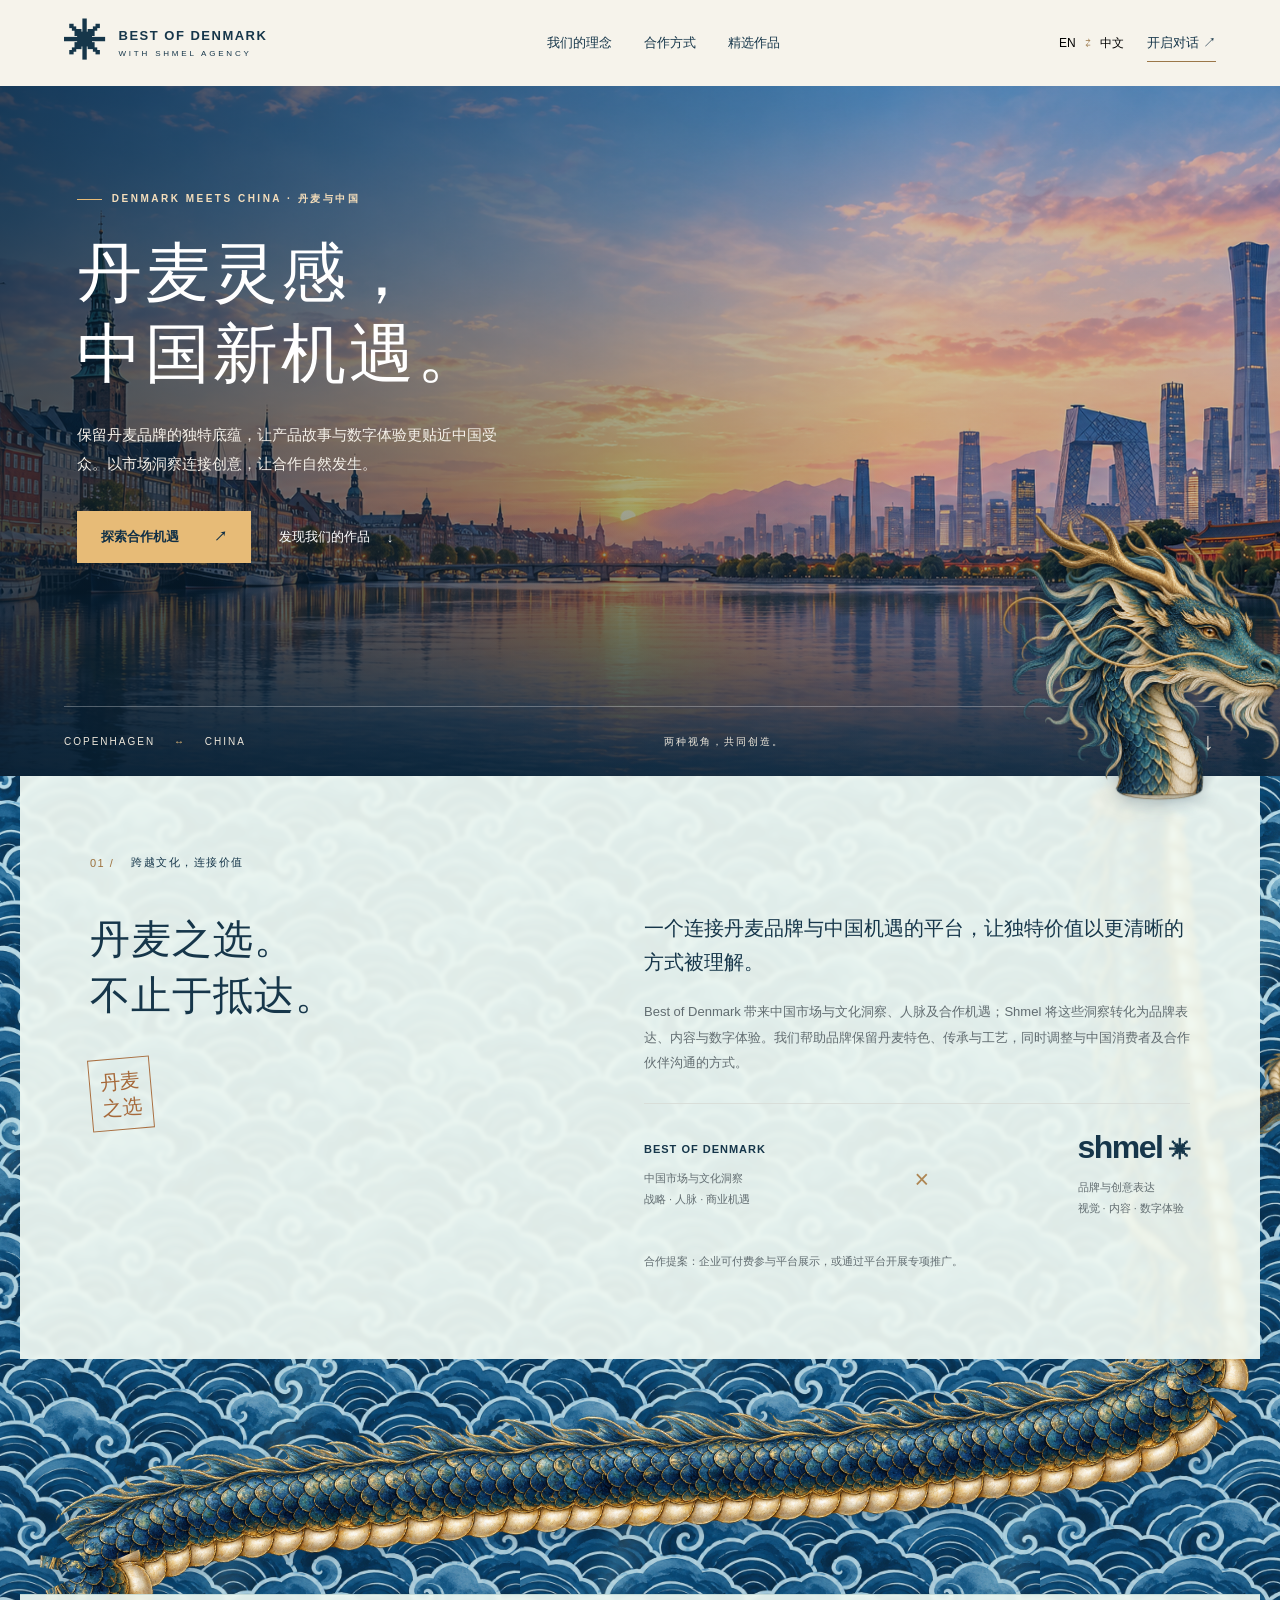
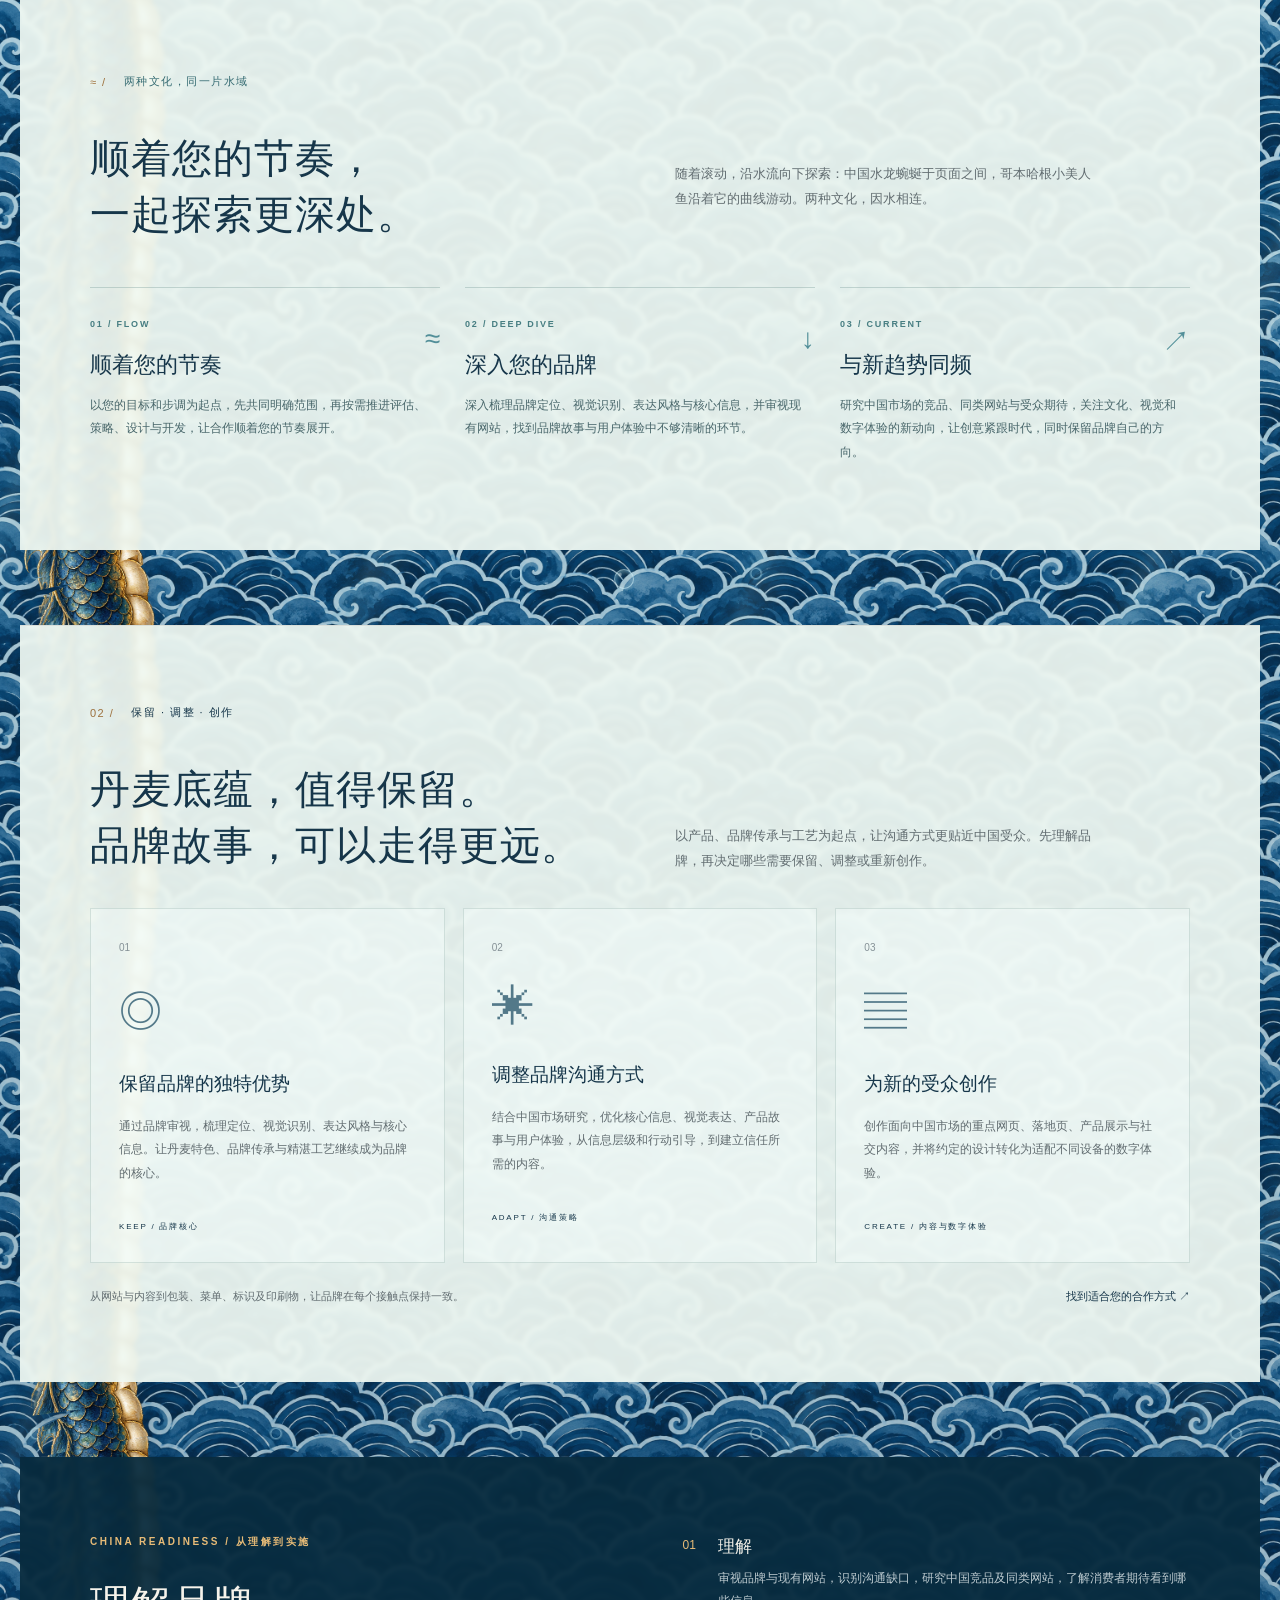
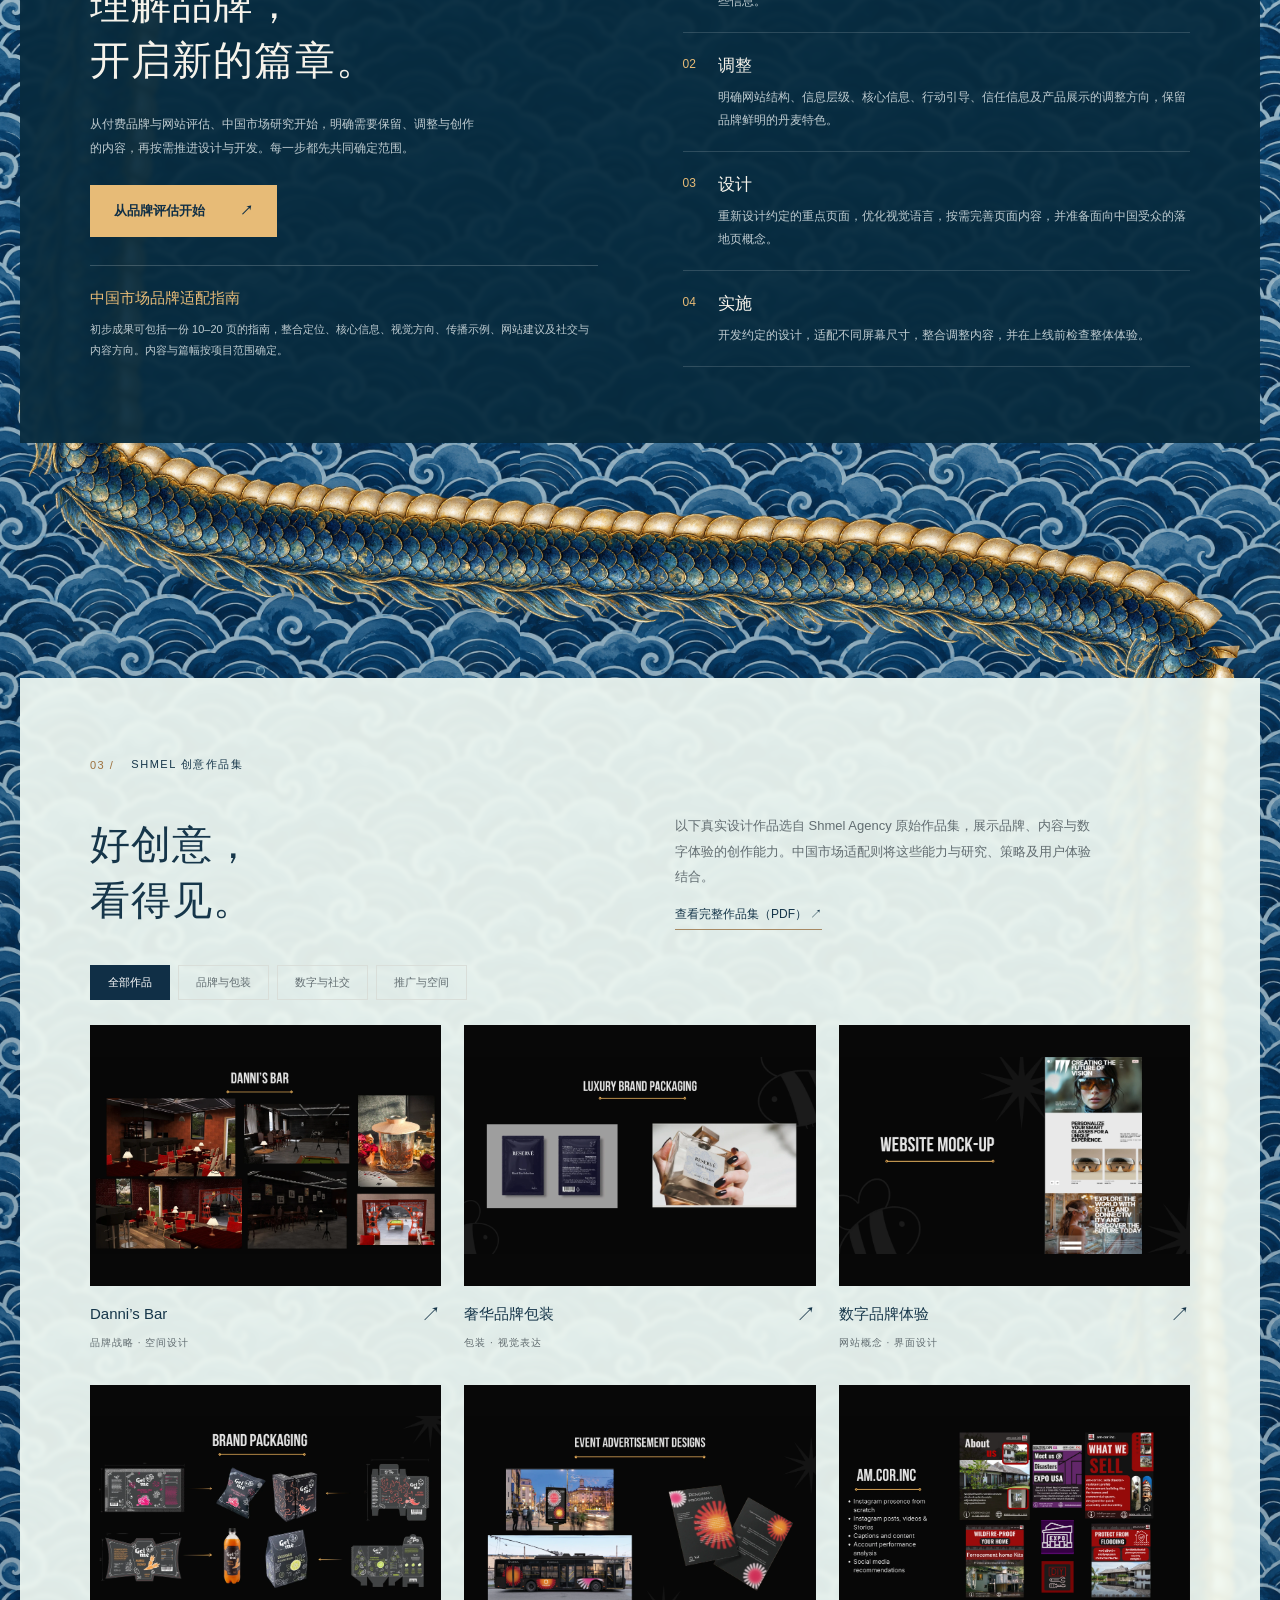
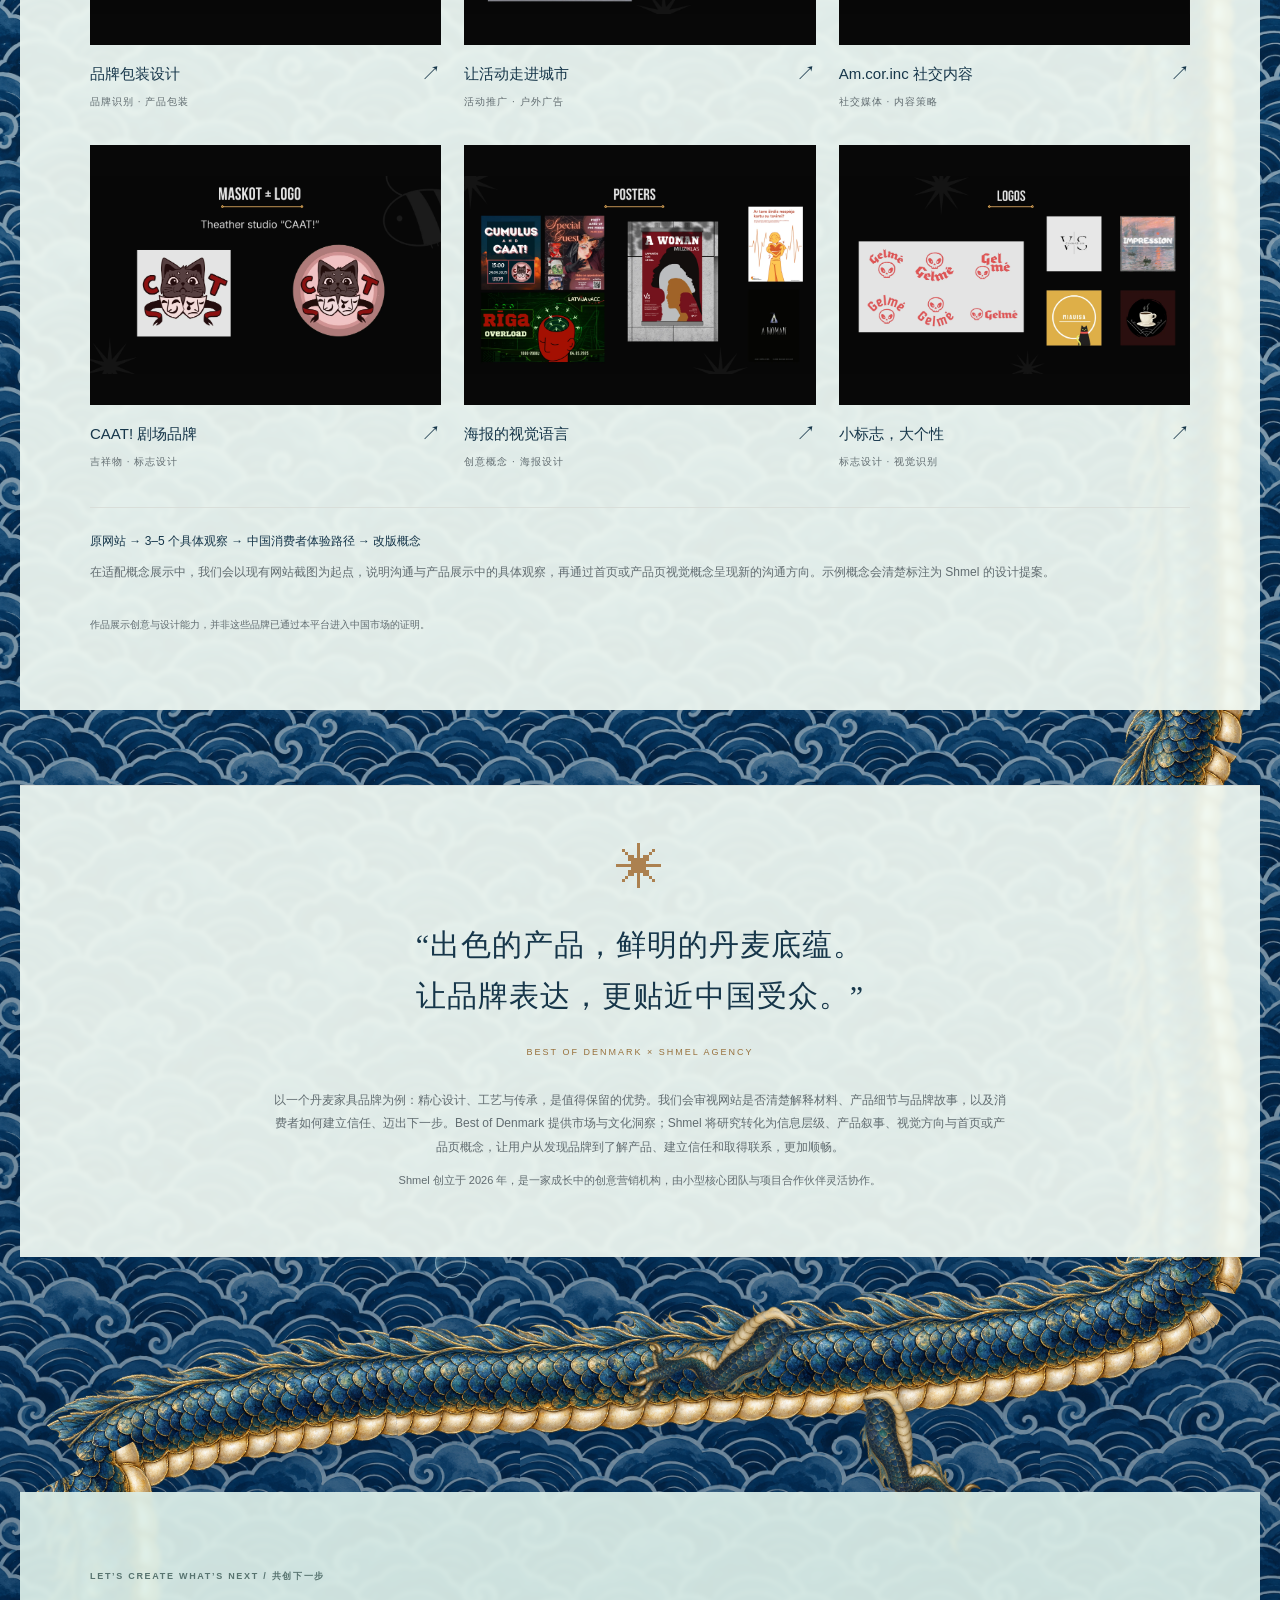
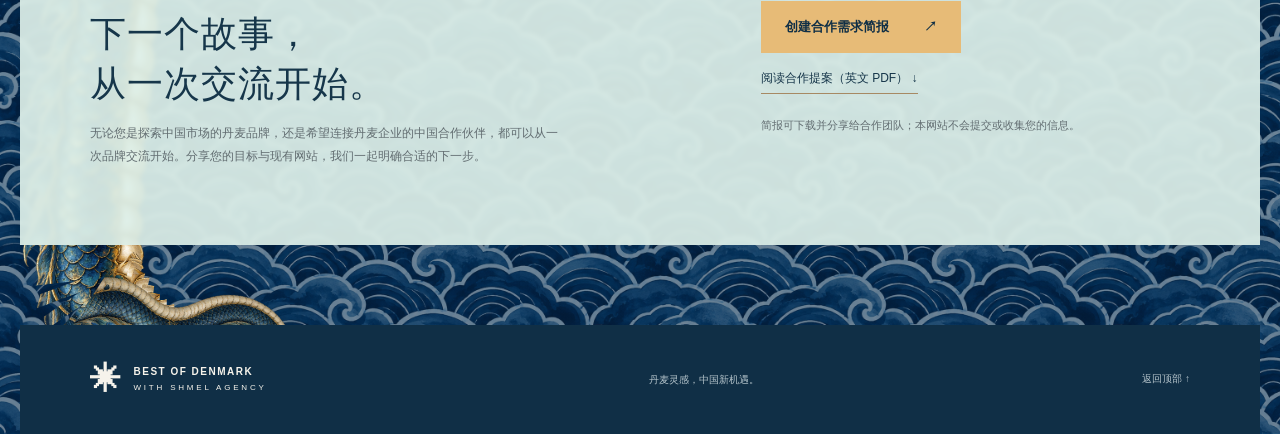
<file: index.html>
<!DOCTYPE html>
<html lang="en">
<head>
  <meta charset="utf-8">
  <meta name="viewport" content="width=device-width, initial-scale=1">
  <meta http-equiv="refresh" content="0; url=Code/chinadenmark.html">
  <title>Best of Denmark × Shmel</title>
  <script>window.location.replace('Code/chinadenmark.html' + window.location.search + window.location.hash);</script>
</head>
<body><p><a href="Code/chinadenmark.html">Visit Best of Denmark × Shmel · 丹麦之选</a></p></body>
</html>
</file>
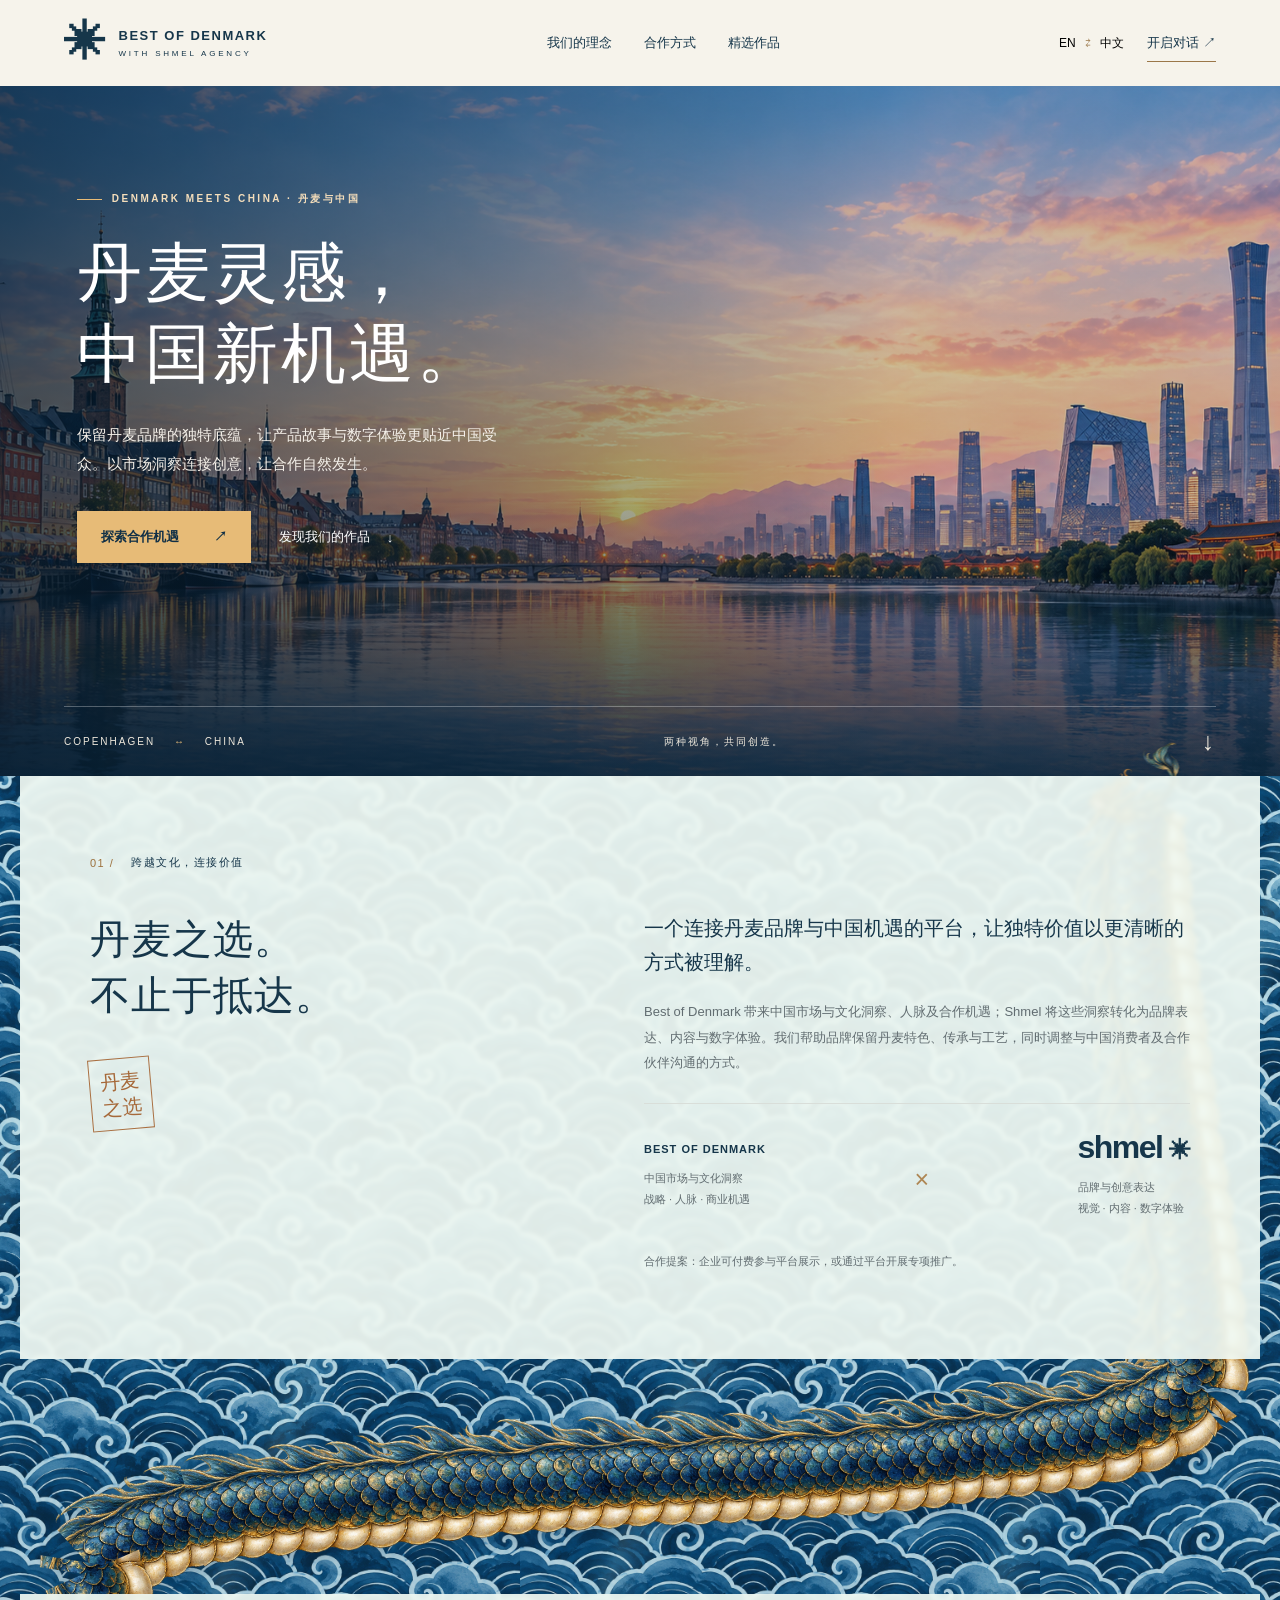
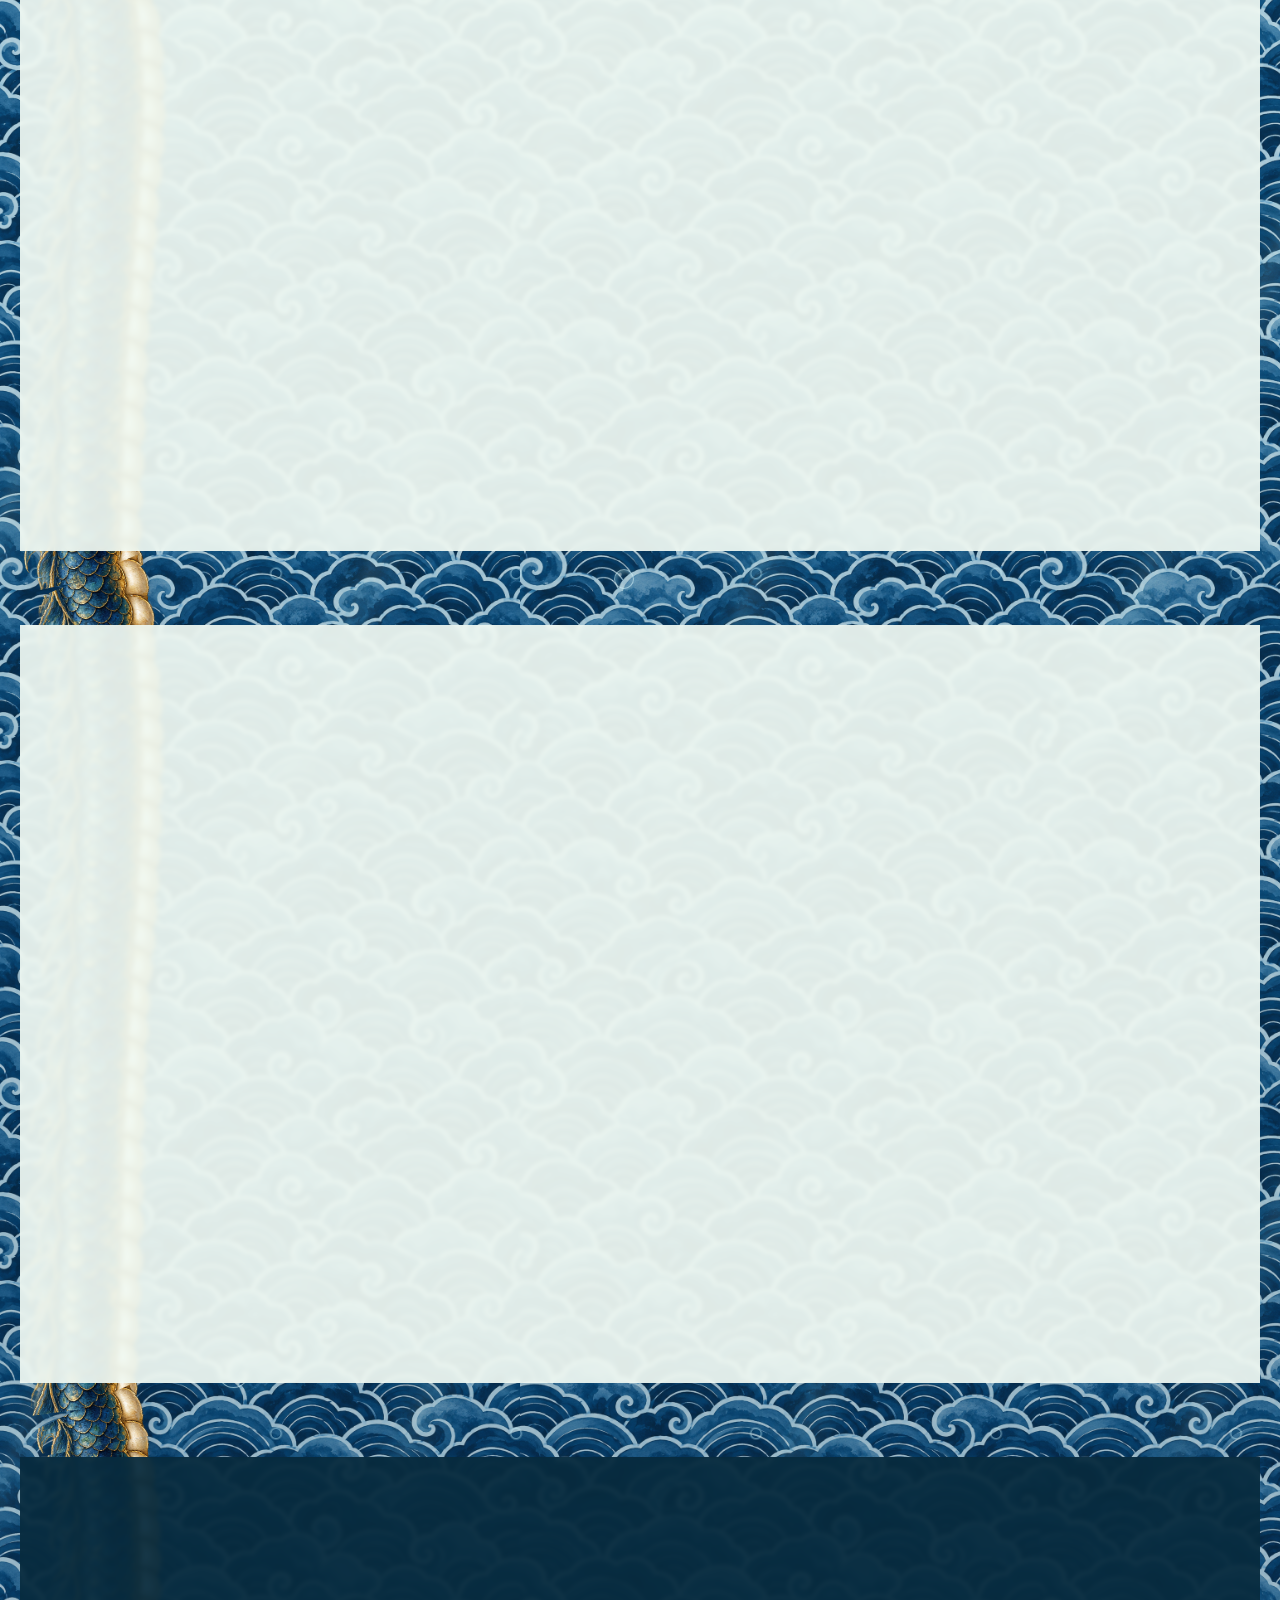
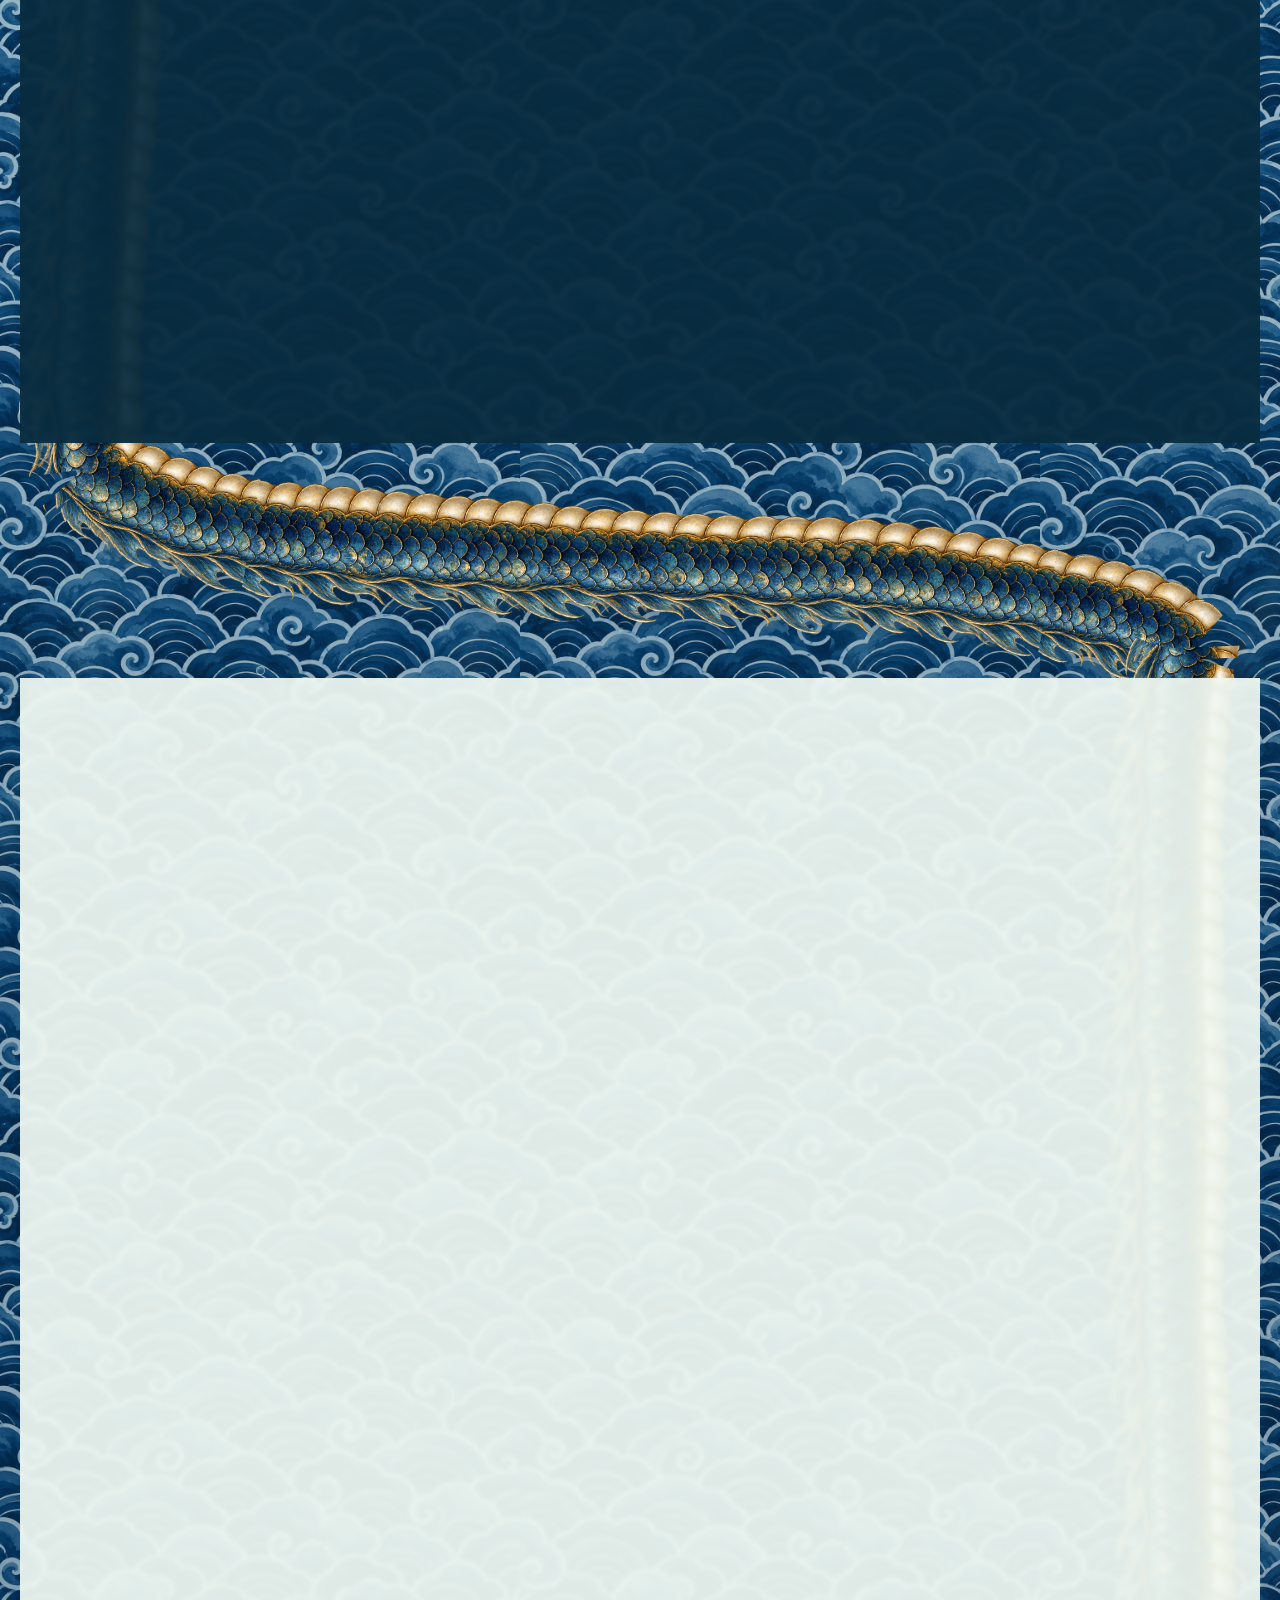
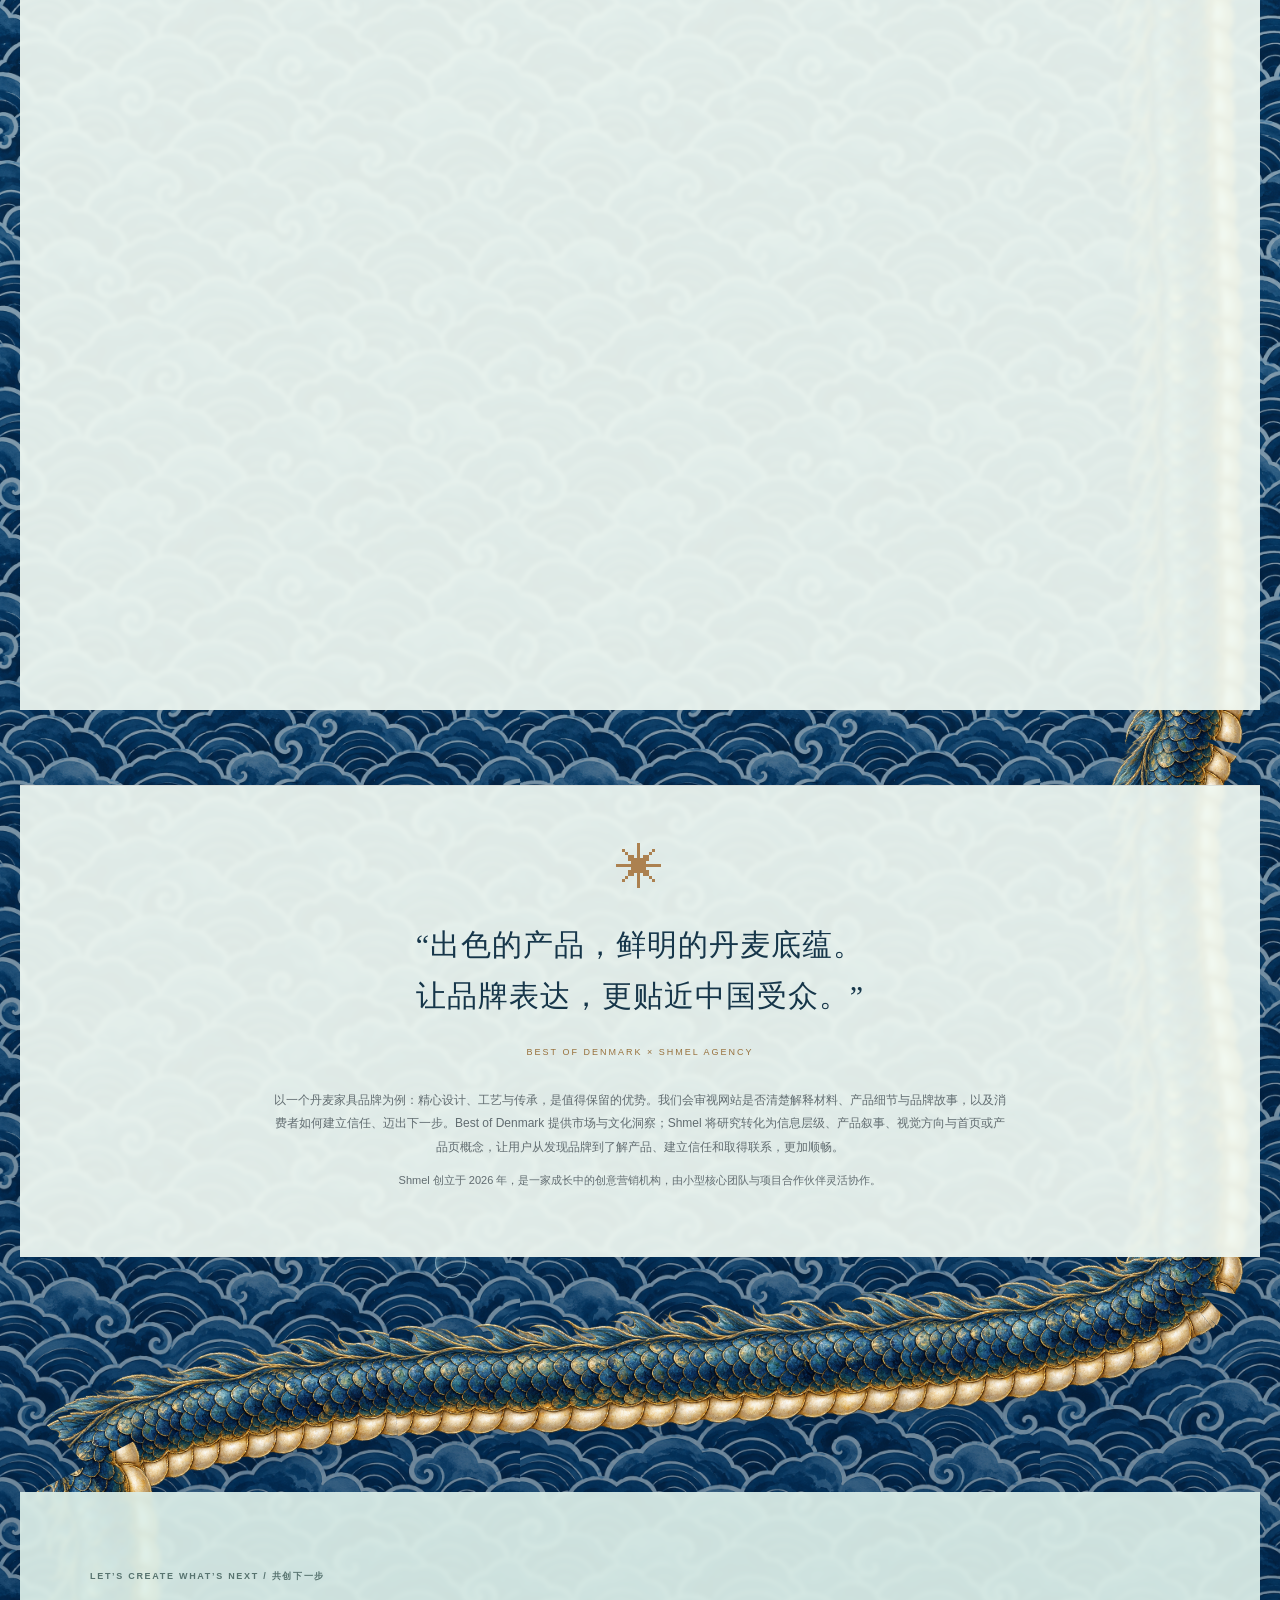
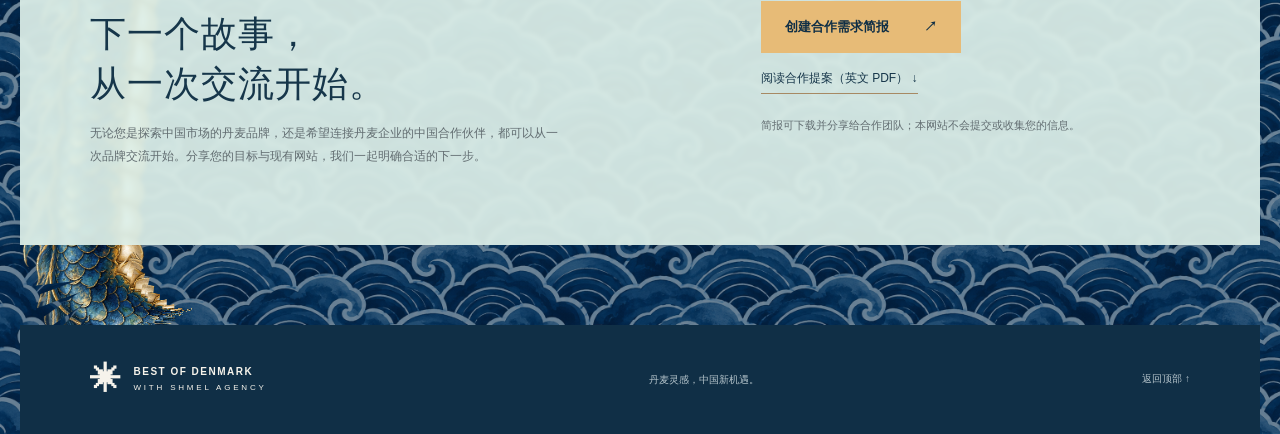
<file: Code/chinadenmark.html>
<!DOCTYPE html>
<html lang="zh-CN">
<head>
  <meta charset="UTF-8">
  <meta name="viewport" content="width=device-width, initial-scale=1">
  <meta name="description" content="Best of Denmark × Shmel — connecting Danish brands and Chinese opportunities through market insight, branding and digital experiences.">
  <meta name="theme-color" content="#102f46">
  <title>Best of Denmark × Shmel | 丹麦之选</title>
  <link rel="stylesheet" href="chinadenmark.css">
  <script src="dragon-body.js" defer></script>
  <script src="chinadenmark.js" defer></script>
</head>
<body>
  <a class="skip" href="#main" data-i18n="skip">跳转至内容</a>
  <header class="site-header">
    <a class="brand" href="#" aria-label="Best of Denmark home"><span class="brand-icon">✳</span><span>BEST OF DENMARK<small>WITH SHMEL AGENCY</small></span></a>
    <nav aria-label="Main navigation"><a href="#about" data-i18n="navAbout">我们的理念</a><a href="#services" data-i18n="navServices">合作方式</a><a href="#work" data-i18n="navWork">精选作品</a></nav>
    <div class="header-actions"><button class="language" id="language" aria-label="Switch to English">EN <span>⇄</span> 中文</button><a class="nav-cta" href="#connect"><span data-i18n="navContact">开启对话</span> ↗</a></div>
  </header>
  <main id="main">
    <section class="hero" aria-labelledby="hero-title">
      <div class="hero-content"><p class="eyebrow light"><span></span> DENMARK MEETS CHINA · 丹麦与中国</p><h1 id="hero-title" data-i18n="heroTitle">丹麦灵感，<br>中国新机遇。</h1><p class="hero-description" data-i18n="heroDescription">保留丹麦品牌的独特底蕴，让产品故事与数字体验更贴近中国受众。以市场洞察连接创意，让合作自然发生。</p><div class="hero-actions"><a class="button gold" href="#about"><span data-i18n="heroExplore">探索合作机遇</span> ↗</a><a class="hero-secondary" href="#work"><span data-i18n="heroWork">发现我们的作品</span> <span>↓</span></a></div></div>
      <div class="hero-bottom"><span>COPENHAGEN <i>↔</i> CHINA</span><span data-i18n="heroBottom">两种视角，共同创造。</span><a href="#about" aria-label="Scroll to introduction">↓</a></div>
    </section>
    <div class="wave-background">
      <div class="bubble-field" aria-hidden="true"></div>
      <div class="page-dragon" aria-hidden="true">
        <canvas class="dragon-layer dragon-behind" id="dragon-back-body"></canvas>
        <svg class="dragon-route" aria-hidden="true"><path id="page-swim-route" fill="none" stroke="none"/></svg>
        <svg class="dragon-layer dragon-anatomy"><g id="dragon-parts"></g></svg>
        <svg class="dragon-layer dragon-head-layer"><g id="dragon-head-parts"></g></svg>
        <canvas class="dragon-layer dragon-in-front" id="dragon-front-body"></canvas>
        <div class="page-mermaid" id="swimming-mermaid"><img src="../Assets/mermaid-sliding-down.png" alt="" width="1024" height="1536"></div>
      </div>
      <section id="about" class="section introduction">
        <div class="section-label"><span>01 /</span><p data-i18n="aboutEyebrow">跨越文化，连接价值</p></div>
        <div class="intro-grid"><div><h2 data-i18n="aboutTitle">丹麦之选。<br>不止于抵达。</h2><div class="seal" aria-hidden="true">丹麦<br>之选</div></div><div class="intro-copy"><p class="lead" data-i18n="aboutLead">一个连接丹麦品牌与中国机遇的平台，让独特价值以更清晰的方式被理解。</p><p data-i18n="aboutText">Best of Denmark 带来中国市场与文化洞察、人脉及合作机遇；Shmel 将这些洞察转化为品牌表达、内容与数字体验。我们帮助品牌保留丹麦特色、传承与工艺，同时调整与中国消费者及合作伙伴沟通的方式。</p><div class="partners"><div><span class="partner-name">BEST OF DENMARK</span><p data-i18n="partnerOne">中国市场与文化洞察<br>战略 · 人脉 · 商业机遇</p></div><span class="partner-times">×</span><div><span class="partner-name shmel">shmel<span>✳</span></span><p data-i18n="partnerTwo">品牌与创意表达<br>视觉 · 内容 · 数字体验</p></div></div><p class="note" data-i18n="aboutNote">合作提案：企业可付费参与平台展示，或通过平台开展专项推广。</p></div></div>
      </section>
      <section class="section water-story" aria-labelledby="water-title">
        <div class="section-label"><span>≈ /</span><p data-i18n="waterEyebrow">两种文化，同一片水域</p></div>
        <div class="section-heading"><h2 id="water-title" data-i18n="waterTitle">顺着您的节奏，<br>一起探索更深处。</h2><p data-i18n="waterIntro">随着滚动，沿水流向下探索：中国水龙蜿蜒于页面之间，哥本哈根小美人鱼沿着它的曲线游动。两种文化，因水相连。</p></div>
        <div class="water-journey" id="water-journey">
        <div class="water-values journey-copy">
          <article><span class="water-value-mark" aria-hidden="true">≈</span><p class="eyebrow">01 / FLOW</p><h3 data-i18n="flowTitle">顺着您的节奏</h3><p data-i18n="flowText">以您的目标和步调为起点，先共同明确范围，再按需推进评估、策略、设计与开发，让合作顺着您的节奏展开。</p></article>
          <article><span class="water-value-mark" aria-hidden="true">↓</span><p class="eyebrow">02 / DEEP DIVE</p><h3 data-i18n="diveTitle">深入您的品牌</h3><p data-i18n="diveText">深入梳理品牌定位、视觉识别、表达风格与核心信息，并审视现有网站，找到品牌故事与用户体验中不够清晰的环节。</p></article>
          <article><span class="water-value-mark" aria-hidden="true">↗</span><p class="eyebrow">03 / CURRENT</p><h3 data-i18n="currentTitle">与新趋势同频</h3><p data-i18n="currentText">研究中国市场的竞品、同类网站与受众期待，关注文化、视觉和数字体验的新动向，让创意紧跟时代，同时保留品牌自己的方向。</p></article>
        </div>
        </div>
      </section>
      <section id="services" class="section services">
        <div class="section-label"><span>02 /</span><p data-i18n="servicesEyebrow">保留 · 调整 · 创作</p></div>
        <div class="section-heading"><h2 data-i18n="servicesTitle">丹麦底蕴，值得保留。<br>品牌故事，可以走得更远。</h2><p data-i18n="servicesIntro">以产品、品牌传承与工艺为起点，让沟通方式更贴近中国受众。先理解品牌，再决定哪些需要保留、调整或重新创作。</p></div>
        <div class="service-grid">
          <article class="service-card"><span class="service-number">01</span><span class="service-symbol">◎</span><h3 data-i18n="service1Title">保留品牌的独特优势</h3><p data-i18n="service1Text">通过品牌审视，梳理定位、视觉识别、表达风格与核心信息。让丹麦特色、品牌传承与精湛工艺继续成为品牌的核心。</p><span class="service-tag" data-i18n="service1Tag">KEEP / 品牌核心</span></article>
          <article class="service-card"><span class="service-number">02</span><span class="service-symbol">✳</span><h3 data-i18n="service2Title">调整品牌沟通方式</h3><p data-i18n="service2Text">结合中国市场研究，优化核心信息、视觉表达、产品故事与用户体验，从信息层级和行动引导，到建立信任所需的内容。</p><span class="service-tag" data-i18n="service2Tag">ADAPT / 沟通策略</span></article>
          <article class="service-card"><span class="service-number">03</span><span class="service-symbol">▤</span><h3 data-i18n="service3Title">为新的受众创作</h3><p data-i18n="service3Text">创作面向中国市场的重点网页、落地页、产品展示与社交内容，并将约定的设计转化为适配不同设备的数字体验。</p><span class="service-tag" data-i18n="service3Tag">CREATE / 内容与数字体验</span></article>
        </div><div class="services-foot"><span data-i18n="servicesExtra">从网站与内容到包装、菜单、标识及印刷物，让品牌在每个接触点保持一致。</span><a href="#connect"><span data-i18n="servicesLink">找到适合您的合作方式</span> ↗</a></div>
      </section>
      <section id="readiness" class="readiness section">
        <div class="readiness-head"><p class="eyebrow" data-i18n="readinessEyebrow">CHINA READINESS / 从理解到实施</p><h2 data-i18n="readinessTitle">理解品牌，<br>开启新的篇章。</h2><p data-i18n="readinessIntro">从付费品牌与网站评估、中国市场研究开始，明确需要保留、调整与创作的内容，再按需推进设计与开发。每一步都先共同确定范围。</p><a class="button gold" href="#connect"><span data-i18n="readinessCta">从品牌评估开始</span> ↗</a><div class="adaptation-guide"><h3 data-i18n="guideTitle">中国市场品牌适配指南</h3><p data-i18n="guideText">初步成果可包括一份 10–20 页的指南，整合定位、核心信息、视觉方向、传播示例、网站建议及社交与内容方向。内容与篇幅按项目范围确定。</p></div></div>
        <ol class="steps"><li><span>01</span><div><h3 data-i18n="step1Title">理解</h3><p data-i18n="step1Text">审视品牌与现有网站，识别沟通缺口，研究中国竞品及同类网站，了解消费者期待看到哪些信息。</p></div></li><li><span>02</span><div><h3 data-i18n="step2Title">调整</h3><p data-i18n="step2Text">明确网站结构、信息层级、核心信息、行动引导、信任信息及产品展示的调整方向，保留品牌鲜明的丹麦特色。</p></div></li><li><span>03</span><div><h3 data-i18n="step3Title">设计</h3><p data-i18n="step3Text">重新设计约定的重点页面，优化视觉语言，按需完善页面内容，并准备面向中国受众的落地页概念。</p></div></li><li><span>04</span><div><h3 data-i18n="step4Title">实施</h3><p data-i18n="step4Text">开发约定的设计，适配不同屏幕尺寸，整合调整内容，并在上线前检查整体体验。</p></div></li></ol>
      </section>
      <section id="work" class="section portfolio">
        <div class="section-label"><span>03 /</span><p data-i18n="workEyebrow">SHMEL 创意作品集</p></div>
        <div class="section-heading"><h2 data-i18n="workTitle">好创意，<br>看得见。</h2><div><p data-i18n="workIntro">以下真实设计作品选自 Shmel Agency 原始作品集，展示品牌、内容与数字体验的创作能力。中国市场适配则将这些能力与研究、策略及用户体验结合。</p><a class="text-link" href="../Assets/Shmel%20Agency%20Portfolio.pdf" target="_blank" rel="noopener"><span data-i18n="portfolioDownload">查看完整作品集（PDF）</span> ↗</a></div></div>
        <div class="filters" role="group" aria-label="Portfolio filters"><button class="active" data-filter="all" aria-pressed="true" data-i18n="filterAll">全部作品</button><button data-filter="brand" aria-pressed="false" data-i18n="filterBrand">品牌与包装</button><button data-filter="digital" aria-pressed="false" data-i18n="filterDigital">数字与社交</button><button data-filter="campaign" aria-pressed="false" data-i18n="filterCampaign">推广与空间</button></div>
        <div id="project-grid" class="project-grid"></div>
        <div class="showcase-copy"><p class="showcase-flow" data-i18n="showcaseFlow">原网站 → 3–5 个具体观察 → 中国消费者体验路径 → 改版概念</p><p data-i18n="showcaseText">在适配概念展示中，我们会以现有网站截图为起点，说明沟通与产品展示中的具体观察，再通过首页或产品页视觉概念呈现新的沟通方向。示例概念会清楚标注为 Shmel 的设计提案。</p></div>
        <p class="portfolio-note" data-i18n="portfolioNote">作品展示创意与设计能力，并非这些品牌已通过本平台进入中国市场的证明。</p>
      </section>
      <section class="section together"><span class="flower" aria-hidden="true">✳</span><blockquote data-i18n="quote">“出色的产品，鲜明的丹麦底蕴。<br>让品牌表达，更贴近中国受众。”</blockquote><p>BEST OF DENMARK × SHMEL AGENCY</p><div class="together-copy"><p data-i18n="togetherText">以一个丹麦家具品牌为例：精心设计、工艺与传承，是值得保留的优势。我们会审视网站是否清楚解释材料、产品细节与品牌故事，以及消费者如何建立信任、迈出下一步。Best of Denmark 提供市场与文化洞察；Shmel 将研究转化为信息层级、产品叙事、视觉方向与首页或产品页概念，让用户从发现品牌到了解产品、建立信任和取得联系，更加顺畅。</p><p class="note" data-i18n="teamNote">Shmel 创立于 2026 年，是一家成长中的创意营销机构，由小型核心团队与项目合作伙伴灵活协作。</p></div></section>
      <section id="connect" class="section connect"><div><p class="eyebrow" data-i18n="connectEyebrow">LET’S CREATE WHAT’S NEXT / 共创下一步</p><h2 data-i18n="connectTitle">下一个故事，<br>从一次交流开始。</h2><p data-i18n="connectText">无论您是探索中国市场的丹麦品牌，还是希望连接丹麦企业的中国合作伙伴，都可以从一次品牌交流开始。分享您的目标与现有网站，我们一起明确合适的下一步。</p></div><div class="connect-actions"><button class="button gold" id="open-brief"><span data-i18n="connectCta">创建合作需求简报</span> ↗</button><a class="text-link" href="../Assets/best%20of%20denmark%20x%20shmel.pdf" target="_blank" rel="noopener"><span data-i18n="proposalDownload">阅读合作提案（英文 PDF）</span> ↓</a><p class="note" data-i18n="connectNote">简报可下载并分享给合作团队；本网站不会提交或收集您的信息。</p></div></section>
      <footer><a class="brand" href="#"><span class="brand-icon">✳</span><span>BEST OF DENMARK<small>WITH SHMEL AGENCY</small></span></a><p data-i18n="footer">丹麦灵感，中国新机遇。</p><a href="#" data-i18n="backTop">返回顶部 ↑</a></footer>
    </div>
  </main>
  <dialog id="project-dialog"><button class="close-dialog" aria-label="Close">×</button><img id="detail-image" alt=""><div class="dialog-content"><p class="eyebrow" id="detail-category"></p><h2 id="detail-title"></h2><p id="detail-description"></p><a class="text-link" href="../Assets/Shmel%20Agency%20Portfolio.pdf" target="_blank" rel="noopener" data-i18n="portfolioDownload">查看完整作品集（PDF）</a></div></dialog>
  <dialog id="brief-dialog"><button class="close-dialog" aria-label="Close">×</button><div class="dialog-content"><p class="eyebrow">BEST OF DENMARK × SHMEL</p><h2 data-i18n="briefTitle">您的合作需求</h2><p data-i18n="briefIntro">生成一份可分享的简报。所有内容仅保留在您的浏览器中。</p><form id="brief-form"><label><span data-i18n="formName">姓名 / 公司</span><input name="company" required maxlength="150" autocomplete="organization"></label><label><span data-i18n="formEmail">联系邮箱（选填）</span><input name="email" type="email" maxlength="200" autocomplete="email"></label><label><span data-i18n="formInterest">合作方向</span><select name="interest"><option value="platform" data-i18n="interest1">品牌展示与商务合作</option><option value="readiness" data-i18n="interest2">品牌评估与中国市场适配</option><option value="creative" data-i18n="interest3">网站设计、开发与内容</option></select></label><label><span data-i18n="formMessage">您的目标、现有网站与希望探索的方向</span><textarea name="message" required rows="4" maxlength="4000"></textarea></label><button class="button gold" type="submit" data-i18n="formDownload">下载合作简报 ↓</button><p id="brief-status" role="status"></p></form></div></dialog>
</body>
</html>
</file>
<file: Code/chinadenmark.css>
@charset "UTF-8";
:root{--navy:#102f46;--ink:#16364a;--cream:#f6f3eb;--gold:#e7bb77;--muted:#626d71;--line:#d9ded9}*{box-sizing:border-box}html{scroll-behavior:smooth;scroll-padding-top:88px}body{margin:0;color:var(--ink);font-family:Arial,"Microsoft YaHei","PingFang SC",sans-serif;background:var(--navy)}a{color:inherit;text-decoration:none}button,input,select,textarea{font:inherit}button,a,input,select,textarea{-webkit-tap-highlight-color:transparent}button{cursor:pointer}button:focus-visible,a:focus-visible{outline:3px solid #b87b32;outline-offset:5px}.skip{position:fixed;left:15px;top:-100px;padding:15px;background:white;z-index:100}.skip:focus{top:10px}.site-header{height:86px;display:flex;align-items:center;justify-content:space-between;padding:0 5%;background:var(--cream);gap:24px}.brand{display:flex;align-items:center;gap:11px;font-size:13px;font-weight:750;letter-spacing:1.5px;white-space:nowrap}.brand-icon{font-size:42px;line-height:1}.brand small{display:block;font-size:8px;letter-spacing:2.8px;margin-top:6px;font-weight:500}.site-header nav{display:flex;gap:32px;font-size:13px}.site-header nav a:hover{color:#9c672e}.header-actions{display:flex;align-items:center;gap:23px}.language{border:0;background:none;font-size:12px;padding:10px 0;white-space:nowrap}.language span{color:#9b7749;margin:0 6px}.nav-cta{border-bottom:1px solid #9b7749;padding:9px 0;font-size:13px}.hero{height:690px;min-height:600px;position:relative;color:white;background:linear-gradient(90deg,rgba(7,30,49,.74),rgba(9,31,48,.2) 70%),linear-gradient(0deg,rgba(5,28,45,.76),transparent 40%),url('../Assets/skyline.png') center center/cover no-repeat}.hero-content{max-width:1280px;margin:auto;padding:104px 6% 80px}.eyebrow{font-size:10px;font-weight:600;letter-spacing:2.5px;line-height:1.8;margin:0 0 25px}.eyebrow.light{color:#f5debb;display:flex;align-items:center;gap:10px}.eyebrow.light span{width:25px;height:1px;background:var(--gold)}h1{font-size:clamp(48px,5.1vw,76px);font-weight:500;letter-spacing:3px;line-height:1.24;margin:25px 0}p{line-height:1.95}.hero-description{max-width:420px;font-size:15px;color:#f4f0e9;margin:22px 0 33px}.hero-actions{display:flex;align-items:center;gap:28px}.button{display:inline-flex;align-items:center;justify-content:space-between;gap:35px;border:0;padding:17px 24px;font-size:13px;font-weight:600;transition:background .2s,transform .2s}.button:hover{transform:translateY(-2px)}.gold{background:var(--gold);color:var(--navy)}.gold:hover{background:#f1cc93}.hero-secondary{font-size:13px;display:flex;gap:17px;align-items:center}.hero-bottom{position:absolute;bottom:0;left:5%;right:5%;display:flex;justify-content:space-between;align-items:center;height:70px;border-top:1px solid #ffffff4a;font-size:10px;letter-spacing:2px;color:#eee8dc}.hero-bottom i{font-style:normal;color:var(--gold);margin:0 14px}.hero-bottom>a{font-size:25px}.wave-background{background: url('../Assets/waves.png') repeat;background-size:520px}.section{max-width:1240px;margin:0 auto;background:var(--cream);padding:76px 70px;scroll-margin-top:20px}.section-label{display:flex;gap:17px;align-items:center;margin-bottom:38px;font-size:11px;letter-spacing:1.5px}.section-label span{color:#9d713d}.section-label p{margin:0}h2{font-weight:500;font-size:40px;letter-spacing:1px;line-height:1.4;margin:0}h3{font-size:19px;font-weight:500;line-height:1.6} .intro-grid{display:grid;grid-template-columns:.95fr 1.05fr;gap:60px}.seal{display:inline-block;margin-top:35px;border:1px solid #aa7042;color:#a6693a;padding:9px 10px;font-family:serif;font-size:20px;line-height:1.3;transform:rotate(-5deg)}.intro-copy>p{font-size:13px;color:var(--muted);margin-top:0}.intro-copy>.lead{font-size:20px;line-height:1.7;color:var(--ink);margin-bottom:20px}.partners{display:flex;align-items:center;justify-content:space-between;gap:20px;border-top:1px solid var(--line);margin-top:28px;padding-top:25px}.partner-name{font-size:11px;font-weight:700;letter-spacing:1px}.partner-name.shmel{font-size:32px;font-weight:700;letter-spacing:-1.5px}.shmel span{font-size:22px;margin-left:7px}.partners p{font-size:11px;color:var(--muted);line-height:1.9}.partner-times{font-size:25px;color:#ae8653}.note{font-size:11px!important;color:var(--muted);line-height:1.8!important}.intro-copy>.note{margin-top:22px}.services{border-top:1px solid var(--line)}.section-heading{display:grid;grid-template-columns:1fr 1fr;gap:70px;align-items:end;margin-bottom:35px}.section-heading p{max-width:420px;font-size:13px;color:var(--muted);margin:0}.service-grid{display:grid;grid-template-columns:repeat(3,1fr);gap:18px}.service-card{position:relative;border:1px solid var(--line);padding:28px;background:#ffffff50}.service-number{font-size:10px;color:#869297}.service-symbol{display:block;font-size:43px;margin:28px 0;color:#537989}.service-card h3{margin:0 0 15px}.service-card p{font-size:12px;color:var(--muted);margin-bottom:30px}.service-tag{font-size:8px;letter-spacing:1.8px}.services-foot{display:flex;align-items:center;justify-content:space-between;gap:25px;margin-top:24px;font-size:11px;color:var(--muted)}.services-foot a{color:var(--ink);white-space:nowrap}.readiness{display:grid;grid-template-columns:1fr 1fr;gap:85px;background:var(--navy);color:var(--cream);position:relative}.readiness .eyebrow{color:var(--gold)}.readiness-head>p:not(.eyebrow){font-size:12px;color:#becbd0;margin:25px 0;max-width:390px}.steps{list-style:none;padding:0;margin:0}.steps li{display:flex;gap:22px;padding:19px 0;border-bottom:1px solid #ffffff26}.steps li:first-child{padding-top:0}.steps li>span{font-size:12px;color:var(--gold);padding-top:5px}.steps h3{font-size:17px;margin:0 0 6px}.steps p{font-size:12px;color:#becbd0;margin:0}.portfolio .section-heading{align-items:center}.text-link{display:inline-block;font-size:12px;border-bottom:1px solid #a78963;padding-bottom:6px;margin-top:17px}.filters{display:flex;gap:8px;margin-bottom:25px;flex-wrap:wrap}.filters button{border:1px solid var(--line);background:transparent;color:var(--muted);padding:9px 17px;font-size:11px}.filters button.active{background:var(--navy);color:white;border-color:var(--navy)}.project-grid{display:grid;grid-template-columns:repeat(3,1fr);gap:28px 23px}.project-card{background:none;border:0;text-align:left;padding:0;color:inherit;display:block;width:100%}.project-image{aspect-ratio:1.35;background:#080808;overflow:hidden;display:flex;align-items:center}.project-image img{width:100%;height:100%;object-fit:contain;transition:transform .35s}.project-card:hover img{transform:scale(1.035)}.project-meta{display:flex;justify-content:space-between;align-items:center;margin-top:15px;gap:10px}.project-meta h3{font-size:15px;margin:0}.project-meta>span{font-size:20px}.project-card>p{font-size:10px;letter-spacing:1px;color:var(--muted);margin:5px 0}.portfolio-note{font-size:10px;color:var(--muted);margin:30px 0 0}.together{text-align:center;border-top:1px solid var(--line);padding-top:55px;padding-bottom:55px}.flower{font-size:48px;color:#ac8150}.together blockquote{font-size:30px;line-height:1.7;font-weight:400;letter-spacing:1px;margin:23px auto;max-width:790px;font-family:Georgia,"Songti SC",SimSun,serif}.together>p{font-size:9px;letter-spacing:2px;color:#98713c}.together-copy{max-width:740px;margin:27px auto 0}.together-copy p{font-size:12px;color:var(--muted)}.connect{background:#e8eee9;display:grid;grid-template-columns:1.4fr 1fr;gap:70px;align-items:center}.connect .eyebrow{font-size:9px;letter-spacing:1.7px;color:#57736f}.connect h2{font-size:36px}.connect p:not(.eyebrow){font-size:12px;color:var(--muted);max-width:470px;margin-bottom:0}.connect-actions{display:flex;flex-direction:column;align-items:flex-start}.connect-actions .note{margin-top:22px}footer{max-width:1240px;margin:auto;padding:35px 70px;background:var(--navy);color:var(--cream);display:flex;align-items:center;justify-content:space-between;gap:20px}footer p,footer>a:last-child{font-size:10px;color:#b5c4cb}footer .brand{font-size:10px}footer .brand-icon{font-size:31px}footer small{font-size:7px}dialog{border:0;padding:0;background:var(--cream);color:var(--ink);max-width:800px;width:calc(100% - 36px);max-height:90vh;box-shadow:0 25px 90px #0006}dialog::backdrop{background:#041b2bc9;backdrop-filter:blur(5px)}.close-dialog{position:absolute;right:13px;top:13px;z-index:1;width:36px;height:36px;border:1px solid #ffffff90;background:var(--cream);color:var(--ink);font-size:26px}.dialog-content{padding:35px}.dialog-content h2{font-size:28px}.dialog-content>p:not(.eyebrow){font-size:13px;color:var(--muted)}#detail-image{display:block;width:100%;max-height:55vh;object-fit:contain;background:#080808}#brief-dialog{max-width:560px}form{display:grid;gap:18px;margin-top:24px}form label{display:grid;gap:8px;font-size:12px}input,select,textarea{border:1px solid #bcc9c8;background:#fff9;color:var(--ink);padding:12px;width:100%;border-radius:0}textarea{resize:vertical}#brief-status{font-size:12px;margin:0}body.modal-open{overflow:hidden}[hidden]{display:none!important}
@media(min-width:1450px){.hero-content{padding-left:70px}.hero{height:760px}.hero-content{padding-top:130px}}
@media(max-width:1000px){.site-header{padding:0 4%;gap:15px}.site-header nav{gap:18px}.header-actions{gap:15px}.section{margin:0 25px;padding:55px 38px}.intro-grid,.section-heading{gap:35px}.readiness{gap:40px}.service-card{padding:20px}.connect{gap:35px}footer{margin:0 25px;padding:30px 38px}}
@media(max-width:700px){html{scroll-padding-top:20px}.site-header{height:73px}.brand{font-size:10px;letter-spacing:.8px;gap:7px}.brand-icon{font-size:32px}.brand small{font-size:7px;letter-spacing:1.5px}.site-header nav,.nav-cta{display:none}.language{font-size:11px}.hero{height:630px;min-height:0;background-position:45% center}.hero-content{padding:83px 7% 90px}h1{font-size:49px;line-height:1.3;letter-spacing:1px}.eyebrow{font-size:8px;letter-spacing:1.5px}.hero-description{font-size:13px;max-width:290px}.hero-actions{gap:20px;flex-wrap:wrap}.hero-secondary{font-size:11px}.button{padding:16px 21px;font-size:12px}.hero-bottom{left:7%;right:7%;font-size:8px;letter-spacing:1px}.hero-bottom>span:nth-child(2){display:none}.section{margin:0 14px;padding:43px 25px}.section-label{margin-bottom:25px;font-size:10px}h2{font-size:30px}.intro-grid,.section-heading,.readiness,.connect{grid-template-columns:1fr;gap:27px}.seal{display:none}.intro-copy>.lead{font-size:18px}.partners{gap:12px}.partner-name{font-size:9px}.partner-name.shmel{font-size:27px}.partners p{font-size:10px}.service-grid{grid-template-columns:1fr;gap:12px}.service-card{padding:23px;display:grid;grid-template-columns:47px 1fr;column-gap:19px}.service-number{grid-column:1}.service-symbol{grid-column:1;grid-row:2 / 5;margin:10px 0;font-size:36px}.service-card h3{grid-column:2;grid-row:2;font-size:18px}.service-card p{grid-column:2;margin:0 0 18px;font-size:12px}.service-tag{grid-column:2}.services-foot{align-items:flex-start;flex-direction:column;gap:15px;line-height:1.8}.readiness-head>p:not(.eyebrow){max-width:100%}.steps li:first-child{padding-top:15px}.section-heading{margin-bottom:25px}.project-grid{grid-template-columns:repeat(2,1fr);gap:24px 13px}.project-meta{margin-top:10px}.project-meta h3{font-size:13px}.project-card>p{font-size:9px;letter-spacing:0}.filters{gap:6px}.filters button{padding:8px 11px;font-size:10px}.together blockquote{font-size:23px;margin:20px 0}.connect h2{font-size:30px}.connect .eyebrow{font-size:8px}footer{margin:0 14px;padding:26px 25px;flex-wrap:wrap}footer>p{display:none}footer .brand{font-size:8px}.dialog-content{padding:30px 23px}.dialog-content h2{font-size:25px}}
@media(prefers-reduced-motion:reduce){html{scroll-behavior:auto}*,*::before,*::after{transition:none!important}}

/* Translucent panels, light from the surface, and drifting underwater bubbles. */
.wave-background{position:relative;isolation:isolate;background-image:linear-gradient(180deg,#2c8a9c32,#082e4966 65%,#031f3b88),url('../Assets/waves.png');background-size:auto,520px}
.wave-background::before{content:"";position:absolute;inset:0;z-index:-1;pointer-events:none;background:repeating-linear-gradient(112deg,transparent 0 115px,#b1f4ed12 135px,#d5fffa26 145px,transparent 185px 360px);mask-image:linear-gradient(#000,transparent 85%)}
.wave-background::after{content:"";position:absolute;inset:0;z-index:-1;pointer-events:none;background-image:radial-gradient(circle at 15% 25%,transparent 4px,#cbf5ff6b 5px,transparent 7px),radial-gradient(circle at 85% 65%,transparent 7px,#cbf5ff4a 8px,transparent 10px),radial-gradient(circle at 45% 85%,#e4fbff66 1px,transparent 3px);background-size:240px 430px,390px 640px,180px 310px;animation:bubbles-rise 28s linear infinite}
.section{background:rgba(246,249,242,.9);backdrop-filter:blur(2px);-webkit-backdrop-filter:blur(2px)}
.readiness{background:rgba(8,43,62,.92)}
.connect{background:rgba(221,239,233,.9)}
.service-card{background:#f6fffb60;border-color:#8ba8a44d}
.water-story{border-top:1px solid #94b8b35e;background:rgba(230,246,241,.88)}
.water-story .section-heading{align-items:center}
.water-story .section-label{color:#356b72}
.water-art{margin:0;position:relative;overflow:hidden;border:1px solid #77a5ac66;background:#123b50}
.water-art img{display:block;width:100%;height:410px;object-fit:cover;object-position:center}
.water-art figcaption{position:absolute;bottom:0;left:0;right:0;padding:22px 28px;background:linear-gradient(transparent,#062b45df);display:flex;justify-content:space-between;align-items:center;gap:15px;color:#f0dfbf;font-size:10px;letter-spacing:1.7px}
.water-art figcaption>span:nth-child(2){font-size:25px;color:#c9ede7}
.water-values{display:grid;grid-template-columns:repeat(3,1fr);gap:30px;margin-top:35px}
.water-values article{position:relative;padding-top:22px;border-top:1px solid #8ba8a470}
.water-values .eyebrow{color:#477e82;font-size:9px;letter-spacing:1.8px;margin:0 0 14px}
.water-values h3{margin:0 0 12px;font-size:19px}
.water-values article>p:last-child{font-size:12px;color:#49676b;margin:0}
.water-value-mark{position:absolute;right:0;top:13px;font-size:28px;color:#528f99}
@keyframes bubbles-rise{from{background-position:0 0,0 0,0 0}to{background-position:0 -430px,0 -640px,0 -310px}}
@media(max-width:700px){.water-art img{height:auto;aspect-ratio:1947 / 808;object-fit:contain}.water-art figcaption{position:static;padding:11px 13px;font-size:8px;letter-spacing:.5px;background:#10364a}.water-values{grid-template-columns:1fr;gap:24px;margin-top:25px}.water-values h3{font-size:18px}.water-story .section-heading{gap:20px}}
@media(prefers-reduced-motion:reduce){.wave-background::after{animation:none}}

/* Separate cultural figures become a scroll-driven scene beside the story. */
.water-story{overflow:visible}
.water-journey{display:grid;grid-template-columns:1fr 1.1fr;gap:35px;position:relative;align-items:start}
.water-journey .journey-copy{display:flex;flex-direction:column;gap:0;margin-top:0;padding:65px 0 85px}
.journey-copy article{min-height:390px;padding:32px 20px 45px 0;display:flex;flex-direction:column;justify-content:center}
.journey-copy article:last-child{min-height:320px}
.journey-copy h3{font-size:28px;max-width:330px}
.journey-copy article>p:last-child{font-size:14px;max-width:340px}
.journey-copy .water-value-mark{top:35px}
.ocean-scene{position:sticky;top:35px;height:min(84vh,800px);min-height:500px;isolation:isolate;pointer-events:none}
.scene-glow{position:absolute;inset:0 -15%;background:radial-gradient(ellipse at center,#3d9da926,transparent 67%);z-index:0}
.journey-dragon{position:absolute;inset:0;width:100%;height:100%;object-fit:fill;z-index:2;filter:drop-shadow(0 9px 13px #103d4b30)}
.swim-route{position:absolute;inset:0;width:100%;height:100%;overflow:visible;z-index:0}
.swim-route path{fill:none;stroke:#508c9533;stroke-width:1.5;stroke-dasharray:2 11;stroke-linecap:round}
.swimming-mermaid{position:absolute;left:78%;top:9%;width:160px;z-index:3;will-change:transform,left,top;filter:drop-shadow(0 4px 7px #123a4d24)}
.swimming-mermaid img{width:100%;height:auto;display:block}
.mermaid-wake{position:absolute;inset:25% -12%;border-radius:50%;background:radial-gradient(ellipse,#c4eeea55,transparent 65%);z-index:-1}
.scene-caption{position:absolute;left:0;right:0;bottom:-25px;text-align:center;font-size:8px;letter-spacing:1px;color:#376d75}
@media(max-width:1000px){.swimming-mermaid{width:115px}.journey-copy h3{font-size:24px}}
@media(max-width:700px){.water-journey{grid-template-columns:minmax(0,1fr) 125px;gap:8px}.water-journey .journey-copy{padding-top:20px;padding-bottom:25px}.journey-copy article{min-height:340px;padding-right:4px}.journey-copy article:last-child{min-height:300px}.journey-copy h3{font-size:21px}.journey-copy article>p:last-child{font-size:12px}.journey-copy .eyebrow{font-size:8px}.journey-copy .water-value-mark{display:none}.ocean-scene{height:480px;min-height:0;top:35px;margin-top:15px}.swimming-mermaid{width:72px}.scene-caption{font-size:7px;letter-spacing:0;line-height:1.7;bottom:-45px}.scene-caption>span{display:block}.scene-caption>span:nth-child(2){display:none}}
@media(prefers-reduced-motion:reduce){.swimming-mermaid{will-change:auto}}

/* The darker dragon wraps around the full page rather than a single scene. */
.wave-background{overflow:visible}
body{overflow-x:clip}
html{overflow-x:clip}
.wave-background>.section,.wave-background>footer{position:relative;z-index:1}
.wave-background>.section{margin-bottom:145px}
.wave-background>.section:last-of-type{margin-bottom:80px}
.page-dragon{position:absolute;inset:0;pointer-events:none}
.dragon-layer{position:absolute;inset:0;width:100%;height:100%;overflow:visible;pointer-events:none}
.dragon-behind{z-index:0;filter:drop-shadow(0 10px 12px #031c3866)}
.dragon-in-front{z-index:3;filter:drop-shadow(0 14px 12px #031c3880)}
.page-dragon-crown{position:absolute;right:-25px;top:-290px;width:clamp(330px,43vw,650px);height:auto;z-index:0;filter:drop-shadow(0 10px 14px #031c3855)}
.page-mermaid{position:absolute;width:150px;z-index:0;will-change:left,top;filter:drop-shadow(0 4px 8px #031c3844)}
.page-mermaid img{display:block;width:100%;height:auto}
.water-journey{display:block}.water-journey .journey-copy{display:grid;grid-template-columns:repeat(3,1fr);gap:25px;padding:10px 0 0}.journey-copy article,.journey-copy article:last-child{min-height:0;display:block;padding:28px 0 10px}.journey-copy h3{font-size:22px}.journey-copy article>p:last-child{font-size:12px}
@media(max-width:700px){.wave-background>.section{margin-bottom:105px}.page-dragon-crown{width:260px;right:-85px;top:-150px}.page-mermaid{width:85px}.water-journey .journey-copy{grid-template-columns:1fr;gap:22px}.journey-copy article{padding-top:22px}}

/* Organic, directionally textured anatomy replaces the rectangular ribbon. */
.dragon-route{position:absolute;inset:0;width:100%;height:100%;pointer-events:none;visibility:hidden}
.dragon-anatomy{z-index:2;filter:drop-shadow(0 5px 8px #071f3740)}
.dragon-behind{filter:drop-shadow(0 6px 9px #071f3740)}
.dragon-in-front{filter:drop-shadow(0 8px 9px #071f3750)}
.wave-background>.section{margin-bottom:75px;background-color:rgba(240,249,243,.93)}
.wave-background>.introduction,.wave-background>.readiness,.wave-background>.together{margin-bottom:235px}
.wave-background>.readiness{background-color:rgba(8,43,62,.94)}
.wave-background>.connect{background-color:rgba(221,239,233,.93)}
@media(max-width:700px){.wave-background>.section{margin-bottom:55px}.wave-background>.introduction,.wave-background>.readiness,.wave-background>.together{margin-bottom:145px}}

/* The dragon stays under the translucent panels; its head peeks above them. */
.dragon-in-front,.dragon-anatomy{z-index:0}
.dragon-head-layer{z-index:2;filter:drop-shadow(0 5px 8px #071f3740)}
.page-mermaid{width:105px}
.bubble-field{position:absolute;inset:0;z-index:0;pointer-events:none;overflow:hidden}
.water-bubble{position:absolute;left:var(--bubble-x);top:var(--bubble-y);width:var(--bubble-size);height:var(--bubble-size);border:1px solid #e0fcffb3;border-radius:50%;background:radial-gradient(circle at 28% 25%,#fff8 0 5%,transparent 13%),radial-gradient(circle at 62% 70%,transparent 40%,#b7f4f433 75%);box-shadow:inset 1px 2px 4px #d9ffff55,0 0 8px #b0efff33;animation:drift-bubble var(--bubble-duration) linear var(--bubble-delay) infinite;opacity:.75}
@keyframes drift-bubble{0%{transform:translate(0,180px);opacity:0}15%{opacity:.75}80%{opacity:.65}100%{transform:translate(24px,-360px);opacity:0}}
@media(max-width:700px){.page-mermaid{width:75px}.water-bubble{opacity:.65}}
@media(prefers-reduced-motion:reduce){.water-bubble{animation:none;opacity:.55}}

.adaptation-guide{margin-top:28px;padding-top:20px;border-top:1px solid #ffffff30}
.adaptation-guide h3{font-size:15px;color:var(--gold);margin:0 0 9px}
.adaptation-guide p{font-size:11px;color:#becbd0;margin:0;line-height:1.9}
.showcase-copy{margin-top:30px;padding-top:22px;border-top:1px solid var(--line)}
.showcase-copy p{font-size:12px;color:var(--muted);margin:9px 0 0}
.showcase-copy .showcase-flow{font-size:12px;color:var(--ink);line-height:1.9;margin-top:0}
.service-tag{line-height:1.7}
.services-foot>span{max-width:70%;line-height:1.8}
@media(max-width:700px){.services-foot>span{max-width:100%}.showcase-copy .showcase-flow{font-size:11px}}
</file>
